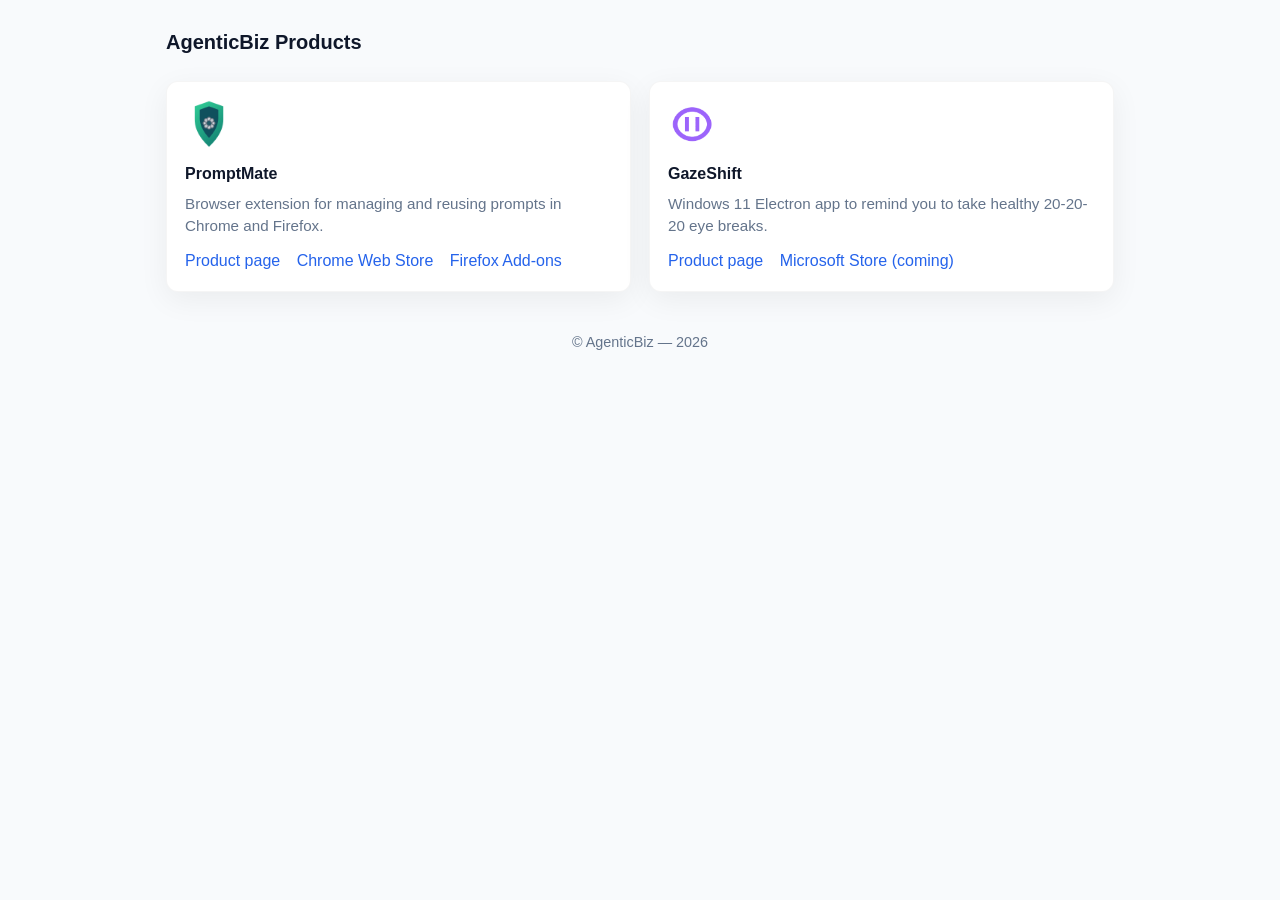
<file: index.html>
<!doctype html>
<html lang="en">
<head>
  <meta charset="utf-8">
  <meta name="viewport" content="width=device-width,initial-scale=1">
  <title>Products — AgenticBiz</title>
  <link rel="stylesheet" href="styles.css">
</head>
<body>
  <div class="container">
    <header>
      <h1>AgenticBiz Products</h1>
    </header>

    <section class="products">
      <article class="card">
        <img class="icon" src="assets/icons/promptmate-1.png" alt="PromptMate icon">
        <h2>PromptMate</h2>
        <p>Browser extension for managing and reusing prompts in Chrome and Firefox.</p>
        <div class="links">
          <a href="promptmate/index.html">Product page</a>
          <a href="#" target="_blank" rel="noopener">Chrome Web Store</a>
          <a href="#" target="_blank" rel="noopener">Firefox Add-ons</a>
        </div>
      </article>

      <article class="card">
        <img class="icon" src="assets/icons/gazeshift-1.png" alt="GazeShift icon">
        <h2>GazeShift</h2>
        <p>Windows 11 Electron app to remind you to take healthy 20-20-20 eye breaks.</p>
        <div class="links">
          <a href="gazeshift/index.html">Product page</a>
          <a href="#" target="_blank" rel="noopener">Microsoft Store (coming)</a>
        </div>
      </article>
    </section>

    <footer>
      © AgenticBiz — <span class="current-year"></span>
    </footer>
    <script src="assets/js/site.js" defer></script>
  </div>
</body>
</html>
</file>
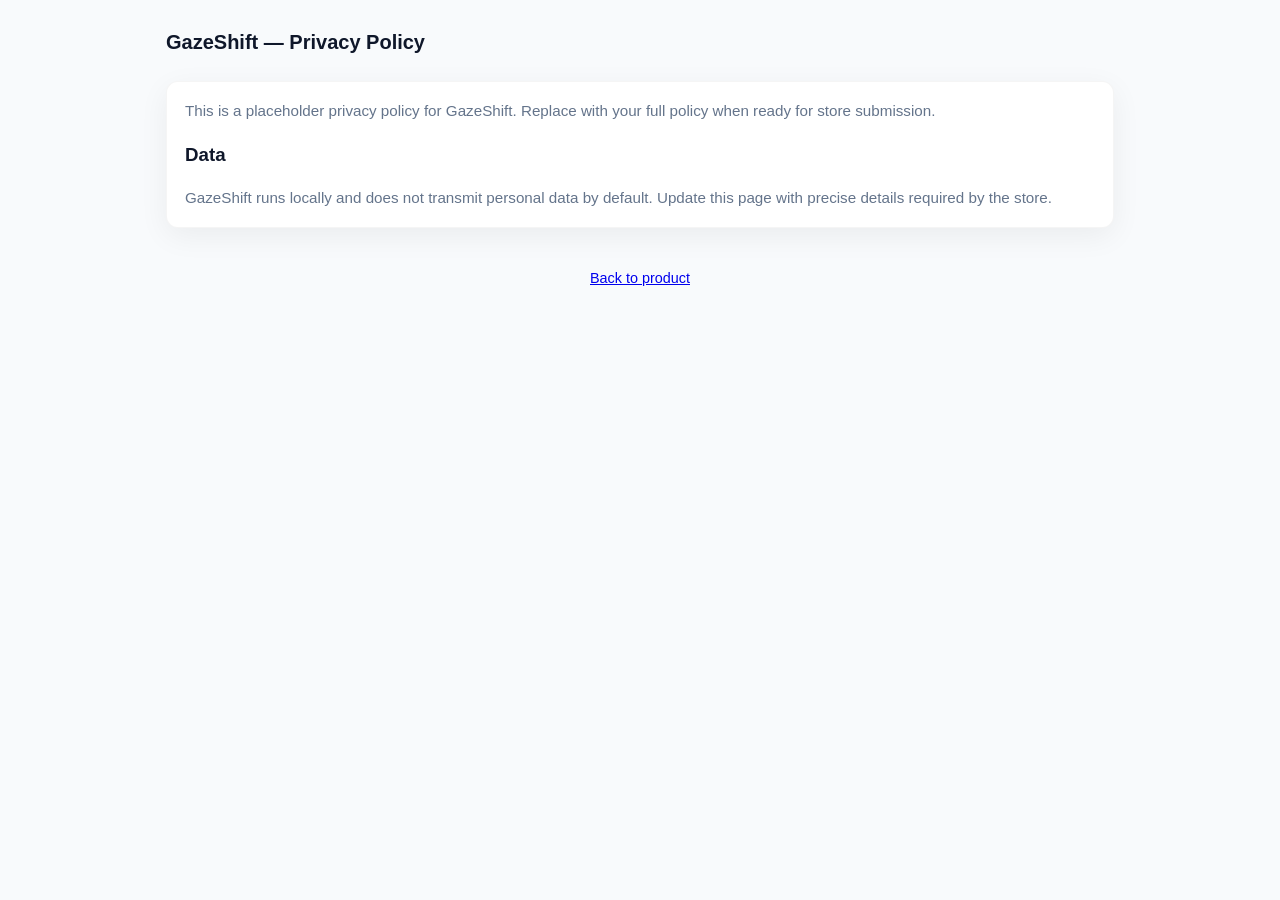
<file: gazeshift/privacy.html>
<!doctype html>
<html lang="en">
<head>
  <meta charset="utf-8">
  <meta name="viewport" content="width=device-width,initial-scale=1">
  <title>GazeShift Privacy Policy</title>
  <link rel="stylesheet" href="../styles.css">
</head>
<body>
  <div class="container">
    <header><h1>GazeShift — Privacy Policy</h1></header>

    <section class="card">
      <p>This is a placeholder privacy policy for GazeShift. Replace with your full policy when ready for store submission.</p>
      <h3>Data</h3>
      <p>GazeShift runs locally and does not transmit personal data by default. Update this page with precise details required by the store.</p>
    </section>

    <footer>
      <a href="index.html">Back to product</a>
    </footer>
  </div>
</body>
</html>
</file>
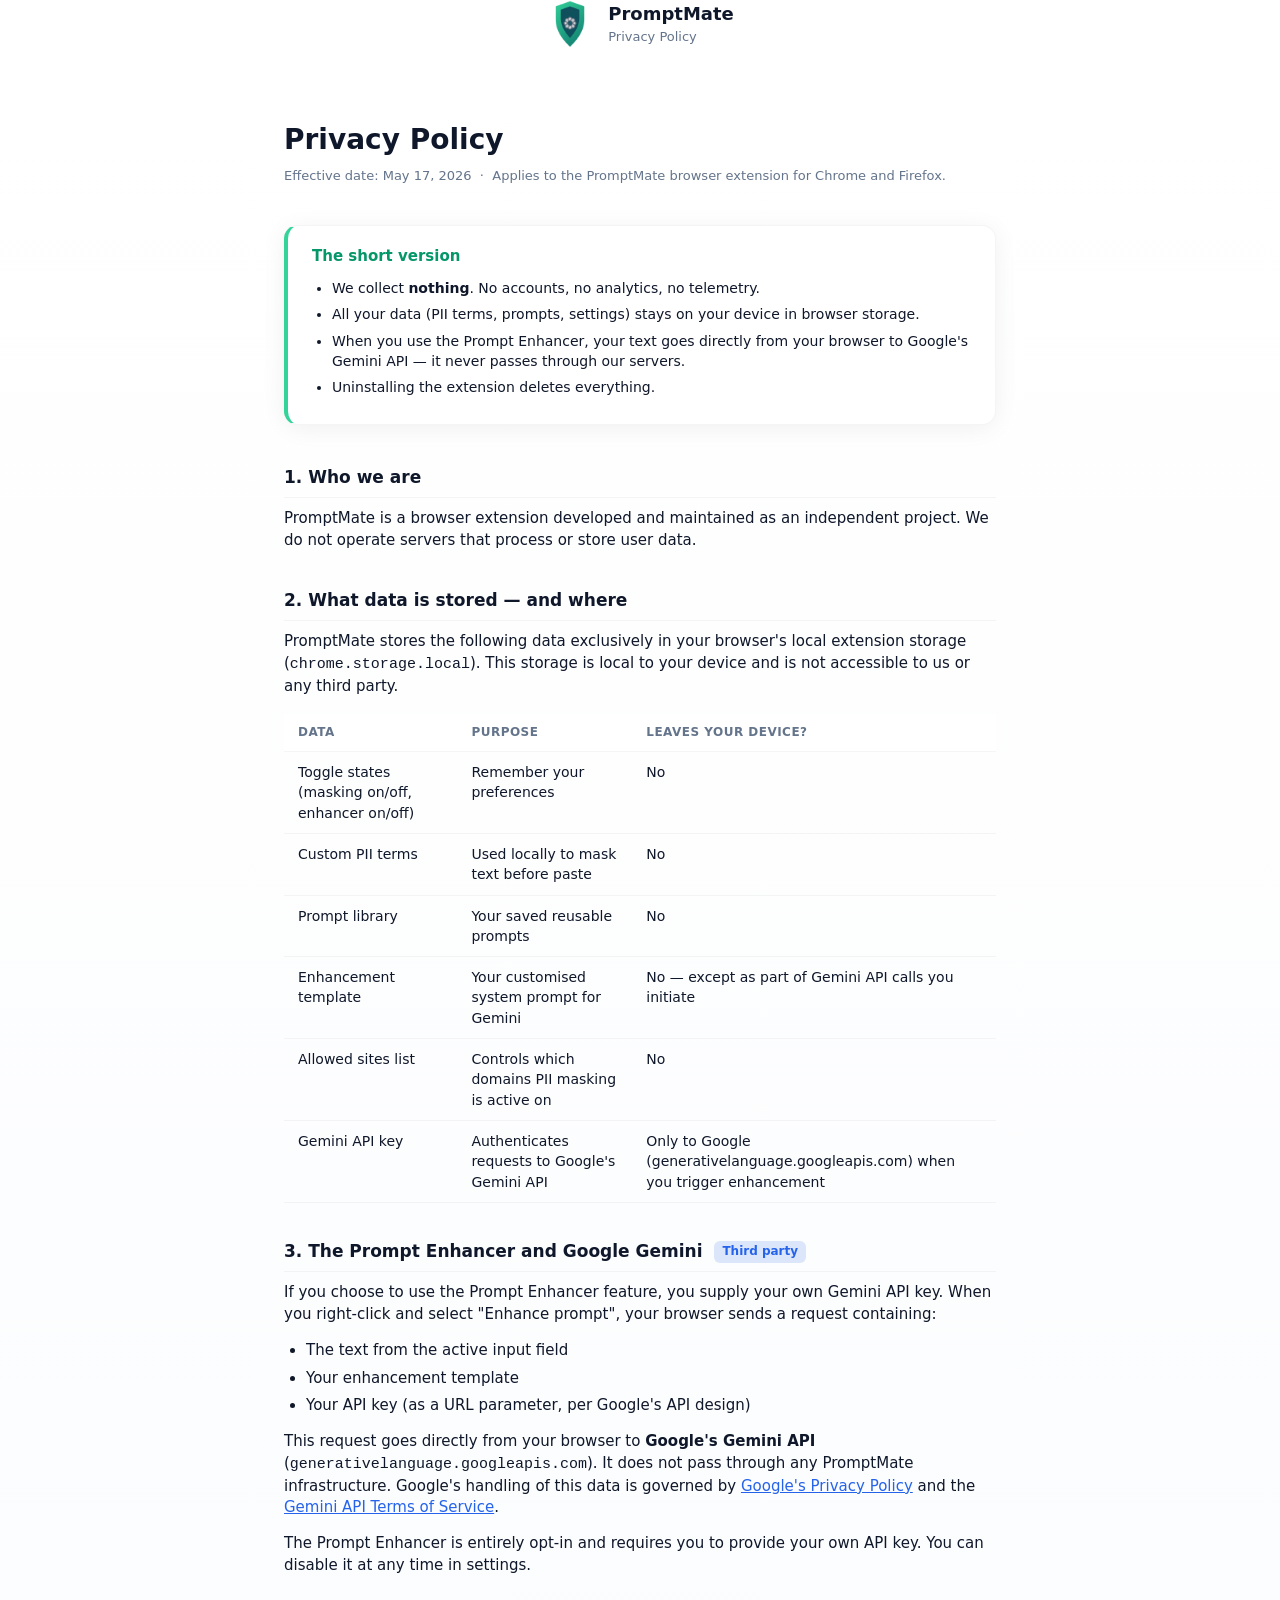
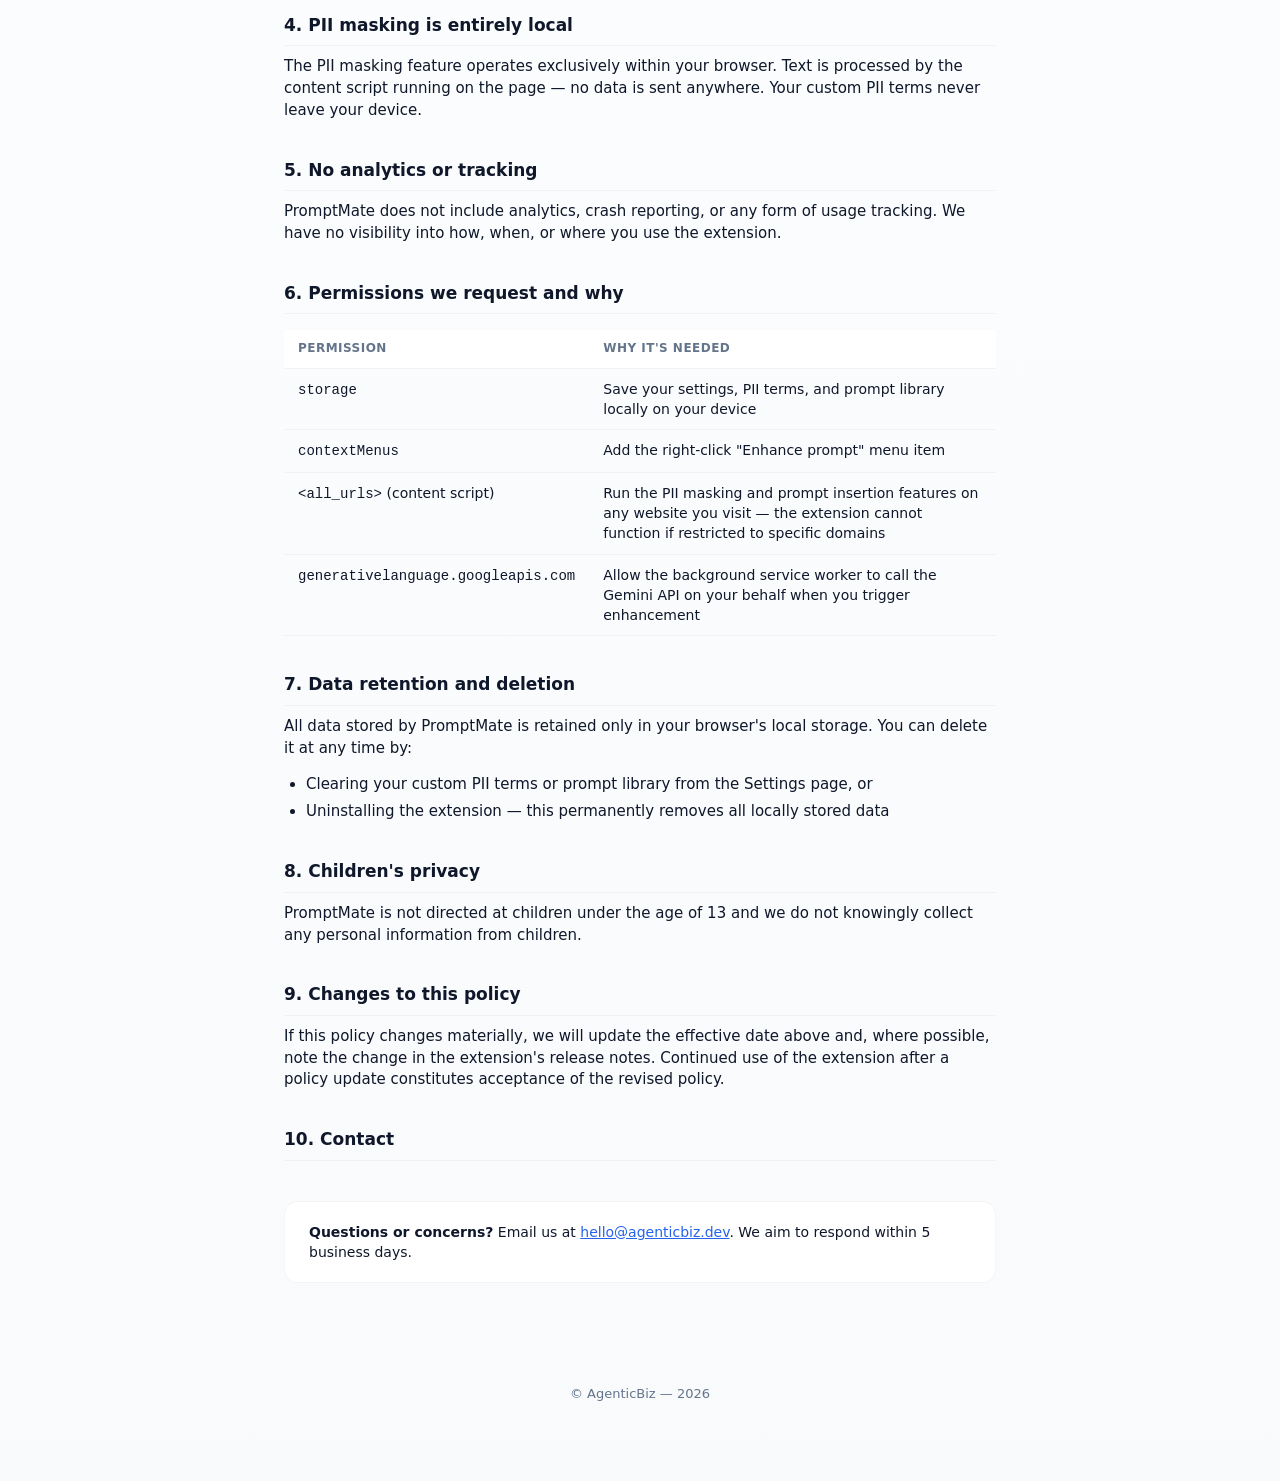
<file: promptmate/privacy.html>
<!doctype html>
<html lang="en">
  <head>
    <meta charset="utf-8" />
    <meta name="viewport" content="width=device-width, initial-scale=1" />
    <title>Privacy Policy — PromptMate</title>
    <link rel="stylesheet" href="../styles.css">
  </head>
  <body class="product">

    <header>
      <div class="header-inner">
        <img class="icon" src="../assets/icons/promptmate-1.png" alt="PromptMate icon">
        <div>
          <div class="site-name">PromptMate</div>
          <div class="site-label">Privacy Policy</div>
        </div>
      </div>
    </header>

    <main>
      <h1>Privacy Policy</h1>
      <p class="effective">Effective date: May 17, 2026 &nbsp;·&nbsp; Applies to the PromptMate browser extension for Chrome and Firefox.</p>

      <div class="tldr">
        <div class="tldr-title">The short version</div>
        <ul>
          <li>We collect <strong>nothing</strong>. No accounts, no analytics, no telemetry.</li>
          <li>All your data (PII terms, prompts, settings) stays on your device in browser storage.</li>
          <li>When you use the Prompt Enhancer, your text goes directly from your browser to Google's Gemini API — it never passes through our servers.</li>
          <li>Uninstalling the extension deletes everything.</li>
        </ul>
      </div>

      <h2>1. Who we are</h2>
      <p>PromptMate is a browser extension developed and maintained as an independent project. We do not operate servers that process or store user data.</p>

      <h2>2. What data is stored — and where</h2>
      <p>PromptMate stores the following data exclusively in your browser's local extension storage (<code>chrome.storage.local</code>). This storage is local to your device and is not accessible to us or any third party.</p>

      <table>
        <thead>
          <tr>
            <th>Data</th>
            <th>Purpose</th>
            <th>Leaves your device?</th>
          </tr>
        </thead>
        <tbody>
          <tr>
            <td>Toggle states (masking on/off, enhancer on/off)</td>
            <td>Remember your preferences</td>
            <td>No</td>
          </tr>
          <tr>
            <td>Custom PII terms</td>
            <td>Used locally to mask text before paste</td>
            <td>No</td>
          </tr>
          <tr>
            <td>Prompt library</td>
            <td>Your saved reusable prompts</td>
            <td>No</td>
          </tr>
          <tr>
            <td>Enhancement template</td>
            <td>Your customised system prompt for Gemini</td>
            <td>No — except as part of Gemini API calls you initiate</td>
          </tr>
          <tr>
            <td>Allowed sites list</td>
            <td>Controls which domains PII masking is active on</td>
            <td>No</td>
          </tr>
          <tr>
            <td>Gemini API key</td>
            <td>Authenticates requests to Google's Gemini API</td>
            <td>Only to Google (generativelanguage.googleapis.com) when you trigger enhancement</td>
          </tr>
        </tbody>
      </table>

      <h2>3. The Prompt Enhancer and Google Gemini <span class="tag">Third party</span></h2>
      <p>If you choose to use the Prompt Enhancer feature, you supply your own Gemini API key. When you right-click and select "Enhance prompt", your browser sends a request containing:</p>
      <ul>
        <li>The text from the active input field</li>
        <li>Your enhancement template</li>
        <li>Your API key (as a URL parameter, per Google's API design)</li>
      </ul>
      <p>This request goes directly from your browser to <strong>Google's Gemini API</strong> (<code>generativelanguage.googleapis.com</code>). It does not pass through any PromptMate infrastructure. Google's handling of this data is governed by <a href="https://policies.google.com/privacy" target="_blank" rel="noopener noreferrer">Google's Privacy Policy</a> and the <a href="https://ai.google.dev/gemini-api/terms" target="_blank" rel="noopener noreferrer">Gemini API Terms of Service</a>.</p>
      <p>The Prompt Enhancer is entirely opt-in and requires you to provide your own API key. You can disable it at any time in settings.</p>

      <h2>4. PII masking is entirely local</h2>
      <p>The PII masking feature operates exclusively within your browser. Text is processed by the content script running on the page — no data is sent anywhere. Your custom PII terms never leave your device.</p>

      <h2>5. No analytics or tracking</h2>
      <p>PromptMate does not include analytics, crash reporting, or any form of usage tracking. We have no visibility into how, when, or where you use the extension.</p>

      <h2>6. Permissions we request and why</h2>
      <table>
        <thead>
          <tr>
            <th>Permission</th>
            <th>Why it's needed</th>
          </tr>
        </thead>
        <tbody>
          <tr>
            <td><code>storage</code></td>
            <td>Save your settings, PII terms, and prompt library locally on your device</td>
          </tr>
          <tr>
            <td><code>contextMenus</code></td>
            <td>Add the right-click "Enhance prompt" menu item</td>
          </tr>
          <tr>
            <td><code>&lt;all_urls&gt;</code> (content script)</td>
            <td>Run the PII masking and prompt insertion features on any website you visit — the extension cannot function if restricted to specific domains</td>
          </tr>
          <tr>
            <td><code>generativelanguage.googleapis.com</code></td>
            <td>Allow the background service worker to call the Gemini API on your behalf when you trigger enhancement</td>
          </tr>
        </tbody>
      </table>

      <h2>7. Data retention and deletion</h2>
      <p>All data stored by PromptMate is retained only in your browser's local storage. You can delete it at any time by:</p>
      <ul>
        <li>Clearing your custom PII terms or prompt library from the Settings page, or</li>
        <li>Uninstalling the extension — this permanently removes all locally stored data</li>
      </ul>

      <h2>8. Children's privacy</h2>
      <p>PromptMate is not directed at children under the age of 13 and we do not knowingly collect any personal information from children.</p>

      <h2>9. Changes to this policy</h2>
      <p>If this policy changes materially, we will update the effective date above and, where possible, note the change in the extension's release notes. Continued use of the extension after a policy update constitutes acceptance of the revised policy.</p>

      <h2>10. Contact</h2>
      <div class="contact-panel">
        <strong>Questions or concerns?</strong>
        Email us at <a href="mailto:hello@agenticbiz.dev">hello@agenticbiz.dev</a>. We aim to respond within 5 business days.
      </div>
    </main>

    <footer>
      © AgenticBiz — <span class="current-year"></span>
    </footer>
    <script src="../assets/js/site.js" defer></script>

  </body>
</html>
</file>
<file: styles.css>
/* Shared minimal styles for product portfolio */
:root{
  /* Unified neutral palette (leaning toward the product page look) */
  --bg:#f8fafc; --fg:#0f172a; --muted:#64748b; --accent:#2563eb;
  --card:#ffffff; --radius:12px; --card-border: rgba(2,6,23,0.04); --shadow: rgba(2,6,23,0.06);
}
*{box-sizing:border-box}
.body-font{font-family:Inter, system-ui, -apple-system, 'Segoe UI', Roboto, 'Helvetica Neue', Arial;}
body{font-family:var(--body-font,Inter),Segoe UI,Arial,sans-serif;margin:0;background:var(--bg);color:var(--fg);line-height:1.45;-webkit-font-smoothing:antialiased}
.container{max-width:980px;margin:28px auto;padding:0 16px}
header{display:flex;align-items:center;justify-content:space-between;margin-bottom:24px}
header h1{font-size:1.25rem;margin:0;font-weight:700}
.products{display:grid;grid-template-columns:repeat(auto-fit,minmax(260px,1fr));gap:18px}
.card{background:var(--card);padding:18px;border-radius:var(--radius);border:1px solid var(--card-border);box-shadow:0 8px 30px var(--shadow)}
.card img.icon{width:48px;height:48px;object-fit:contain;border-radius:8px}
.icon{width:48px;height:48px;object-fit:contain;border-radius:8px}
.card h2{font-size:1rem;margin:8px 0}
.card p{margin:0;color:var(--muted);font-size:0.95rem}
.screenshot{width:100%;border-radius:8px;margin-top:12px;display:block}
.links{margin-top:12px}
.links a{color:var(--accent);text-decoration:none;margin-right:12px}
footer{margin:40px 0 80px;color:var(--muted);font-size:0.9rem;text-align:center}
/* product page */
.hero{display:flex;gap:20px;align-items:center}
.hero .info{flex:1}
.hero img{max-width:320px;width:100%;border-radius:8px}
@media(max-width:720px){.hero{flex-direction:column}.hero img{max-width:100%}}

/* Product page styles (scoped to pages that set <body class="product">) */
.product{
  --bg: #f8fafc;
  --card: #ffffff;
  --muted: #64748b;
  --accent: #2563eb;
  --text: #0f172a;
  --card-border: rgba(2,6,23,0.04);
  --shadow: rgba(2,6,23,0.06);
  background: linear-gradient(180deg,#ffffff 0%,var(--bg) 100%);
  color:var(--text);
  -webkit-font-smoothing:antialiased;
  font-family:Inter, system-ui, -apple-system, 'Segoe UI', Roboto, 'Helvetica Neue', Arial;
  margin:0;
}
@media (prefers-color-scheme: dark) {
  .product{ --bg: #0f1724; --card: #0b1220; --muted: #94a3b8; --accent:#2563eb; --text:#e6eef8; --card-border: rgba(255,255,255,0.03); --shadow: rgba(2,6,23,0.6); }
}

.product .wrap{ max-width:980px; margin:28px auto; padding:24px; }
.product header{ display:flex; align-items:center; justify-content:space-between; gap:16px; }
.product header h1{ margin:0; font-size:20px; letter-spacing:-0.02em; }
.product nav a{ color:var(--muted); text-decoration:none; font-size:14px; }
.product .hero{ display:grid; grid-template-columns:1fr 360px; gap:28px; align-items:center; margin-top:18px; }
.product .card{ background:var(--card); border-radius:12px; padding:20px; border:1px solid var(--card-border); box-shadow:0 8px 30px var(--shadow); }
.product .hero h2{ margin:0 0 8px; font-size:22px; }
.product .hero p{ margin:0 0 12px; color:var(--muted); line-height:1.45; }
.product .cta{ display:flex; gap:10px; flex-wrap:wrap; }
.product .btn{ display:inline-block; padding:10px 14px; border-radius:10px; text-decoration:none; font-weight:700; font-size:14px; }
.product .btn-primary{ background:var(--accent); color:white; }
.product .btn-ghost{ background:transparent; color:var(--text); border:1px solid rgba(15,23,42,0.06); }
.product .screenshot{ width:100%; border-radius:8px; display:block; box-shadow:0 8px 30px var(--shadow); }
.product .features{ display:grid; grid-template-columns:repeat(3,minmax(0,1fr)); gap:12px; margin-top:18px; }
.product .feature{ padding:12px; background:transparent; border-radius:10px; }
.product .feature h4{ margin:0 0 6px; font-size:14px; }
.product footer{ margin-top:22px; color:var(--muted); font-size:13px; }
@media (max-width:880px){ .product .hero{ grid-template-columns:1fr; } .product .features{ grid-template-columns:1fr; } .product .hero img{ width:100%; max-width:480px; margin:0 auto; } }

/* Privacy-style components (scoped) */
.product .header-inner{ max-width:760px; margin:0 auto; padding:0 24px; display:flex; align-items:center; gap:14px; }
.product .logo-mark{ width:36px; height:36px; background:linear-gradient(135deg,#34d399,#0f766e); border-radius:10px; display:flex; align-items:center; justify-content:center; font-size:18px; font-weight:800; color:#fff; flex-shrink:0; }
.product .site-name{ font-weight:800; font-size:18px; }
.product .site-label{ font-size:13px; color:var(--muted); margin-top:1px; }
.product main{ max-width:760px; margin:0 auto; padding:48px 24px 80px; }
.product h1{ font-size:28px; font-weight:800; margin:0 0 6px; }
.product .effective{ font-size:13px; color:var(--muted); margin:0 0 40px; }
.product .tldr{ background:var(--card); border:1px solid var(--card-border); border-left:4px solid #34d399; border-radius:14px; padding:20px 24px; margin-bottom:40px; box-shadow:0 4px 24px rgba(0,0,0,0.06); }
.product .tldr-title{ font-weight:700; font-size:15px; margin-bottom:10px; color:#059669; }
.product .tldr ul{ margin:0; padding-left:20px; }
.product .tldr li{ margin-bottom:6px; font-size:14px; }
.product h2{ font-size:17px; font-weight:700; margin:36px 0 10px; padding-bottom:8px; border-bottom:1px solid var(--card-border); }
.product p{ margin:0 0 14px; font-size:15px; color:var(--text); }
.product ul{ padding-left:22px; margin:0 0 14px; }
.product li{ font-size:15px; margin-bottom:6px; }
.product .tag{ display:inline-block; background:rgba(37,99,235,0.15); color:var(--accent); font-size:12px; font-weight:600; padding:2px 8px; border-radius:6px; margin-left:6px; vertical-align:middle; }
.product table{ width:100%; border-collapse:collapse; font-size:14px; margin:16px 0 24px; }
.product th{ text-align:left; padding:10px 14px; background:var(--card); color:var(--muted); font-weight:600; font-size:12px; text-transform:uppercase; letter-spacing:0.04em; border-bottom:1px solid var(--card-border); }
.product td{ padding:10px 14px; border-bottom:1px solid var(--card-border); vertical-align:top; }
.product tr:nth-child(even) td{ background: rgba(255,255,255,0.02); }
.product a{ color:var(--accent); }
.product .contact-panel{ background:var(--card); border:1px solid var(--card-border); border-radius:14px; padding:20px 24px; margin-top:40px; font-size:14px; }
</file>
